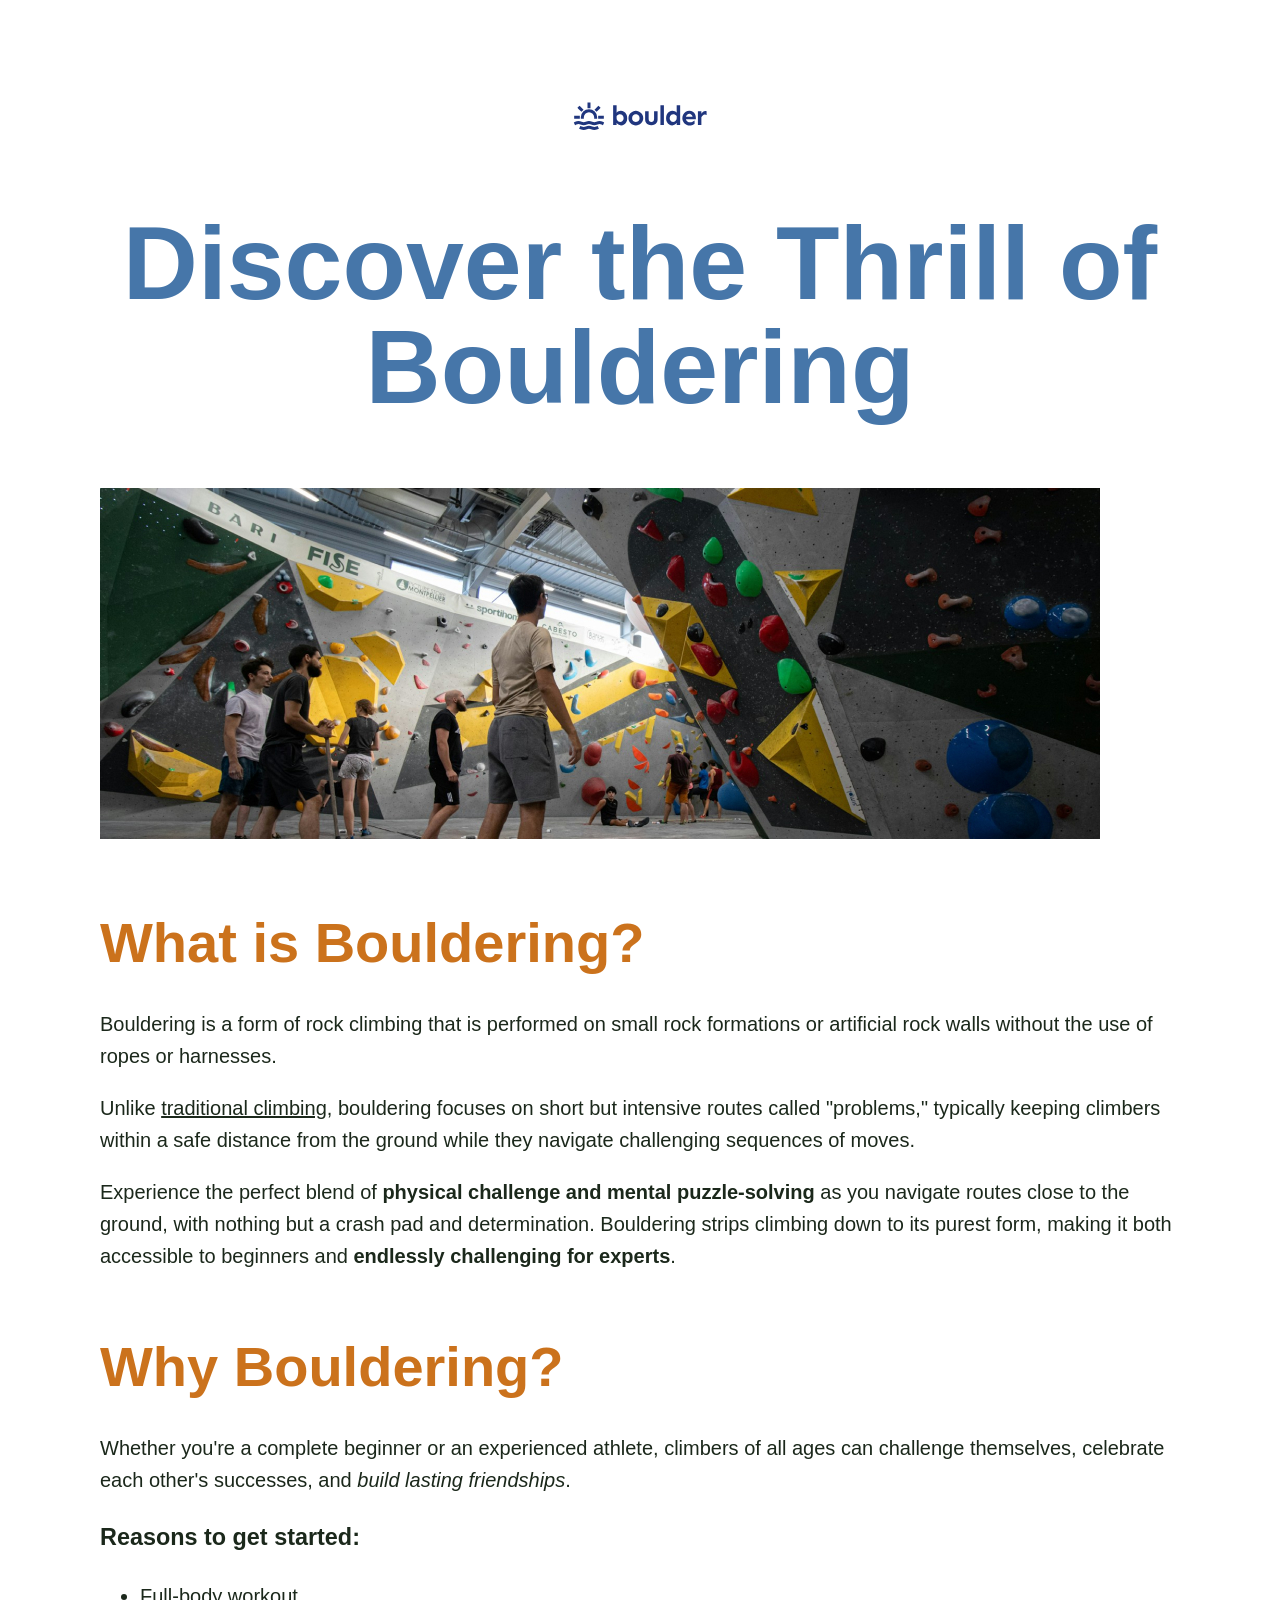
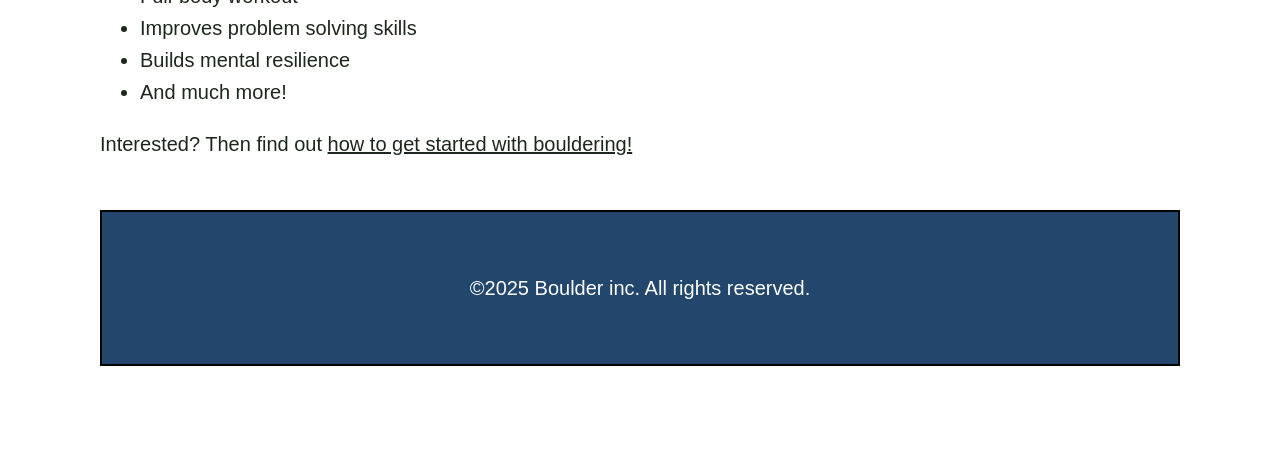
<file: index.html>
<!doctype html>
<html>
  <head>
    <title>Bouldering - HomePage</title>
    <link href="./css/style.css" rel="stylesheet" />
  </head>
  <body>
    <!-- I can only use one h1 element per html document -->
    <header>
      <img src="images/logo.svg" alt="logo" />
    </header>
    <main>
      <h1>Discover the Thrill of Bouldering</h1>

      <img src="./images/bouldering-gym.jpg" alt="Indoor bouldering gym" />
      <section>
        <h2>What is Bouldering?</h2>
        <p>
          Bouldering is a form of rock climbing that is performed on small rock
          formations or artificial rock walls without the use of ropes or
          harnesses.
        </p>
        <p>
          Unlike
          <a href="https://en.wikipedia.org/wiki/Traditional_climbing"
            >traditional climbing</a
          >, bouldering focuses on short but intensive routes called "problems,"
          typically keeping climbers within a safe distance from the ground
          while they navigate challenging sequences of moves.
        </p>
        <p>
          Experience the perfect blend of
          <strong>physical challenge and mental puzzle-solving</strong> as you
          navigate routes close to the ground, with nothing but a crash pad and
          determination. Bouldering strips climbing down to its purest form,
          making it both accessible to beginners and
          <strong>endlessly challenging for experts</strong>.
        </p>
      </section>

      <section>
        <h2>Why Bouldering?</h2>
        <p>
          Whether you're a complete beginner or an experienced athlete, climbers
          of all ages can challenge themselves, celebrate each other's
          successes, and <em>build lasting friendships</em>.
        </p>

        <h3>Reasons to get started:</h3>
        <ul>
          <li>Full-body workout</li>
          <li>Improves problem solving skills</li>
          <li>Builds mental resilience</li>
          <li>And much more!</li>
        </ul>
        <p>
          Interested? Then find out
          <a href="getting-started.html">how to get started with bouldering!</a>
        </p>
      </section>
    </main>
    <footer>
      <p>©2025 Boulder inc. All rights reserved.</p>
    </footer>
  </body>
</html>
</file>
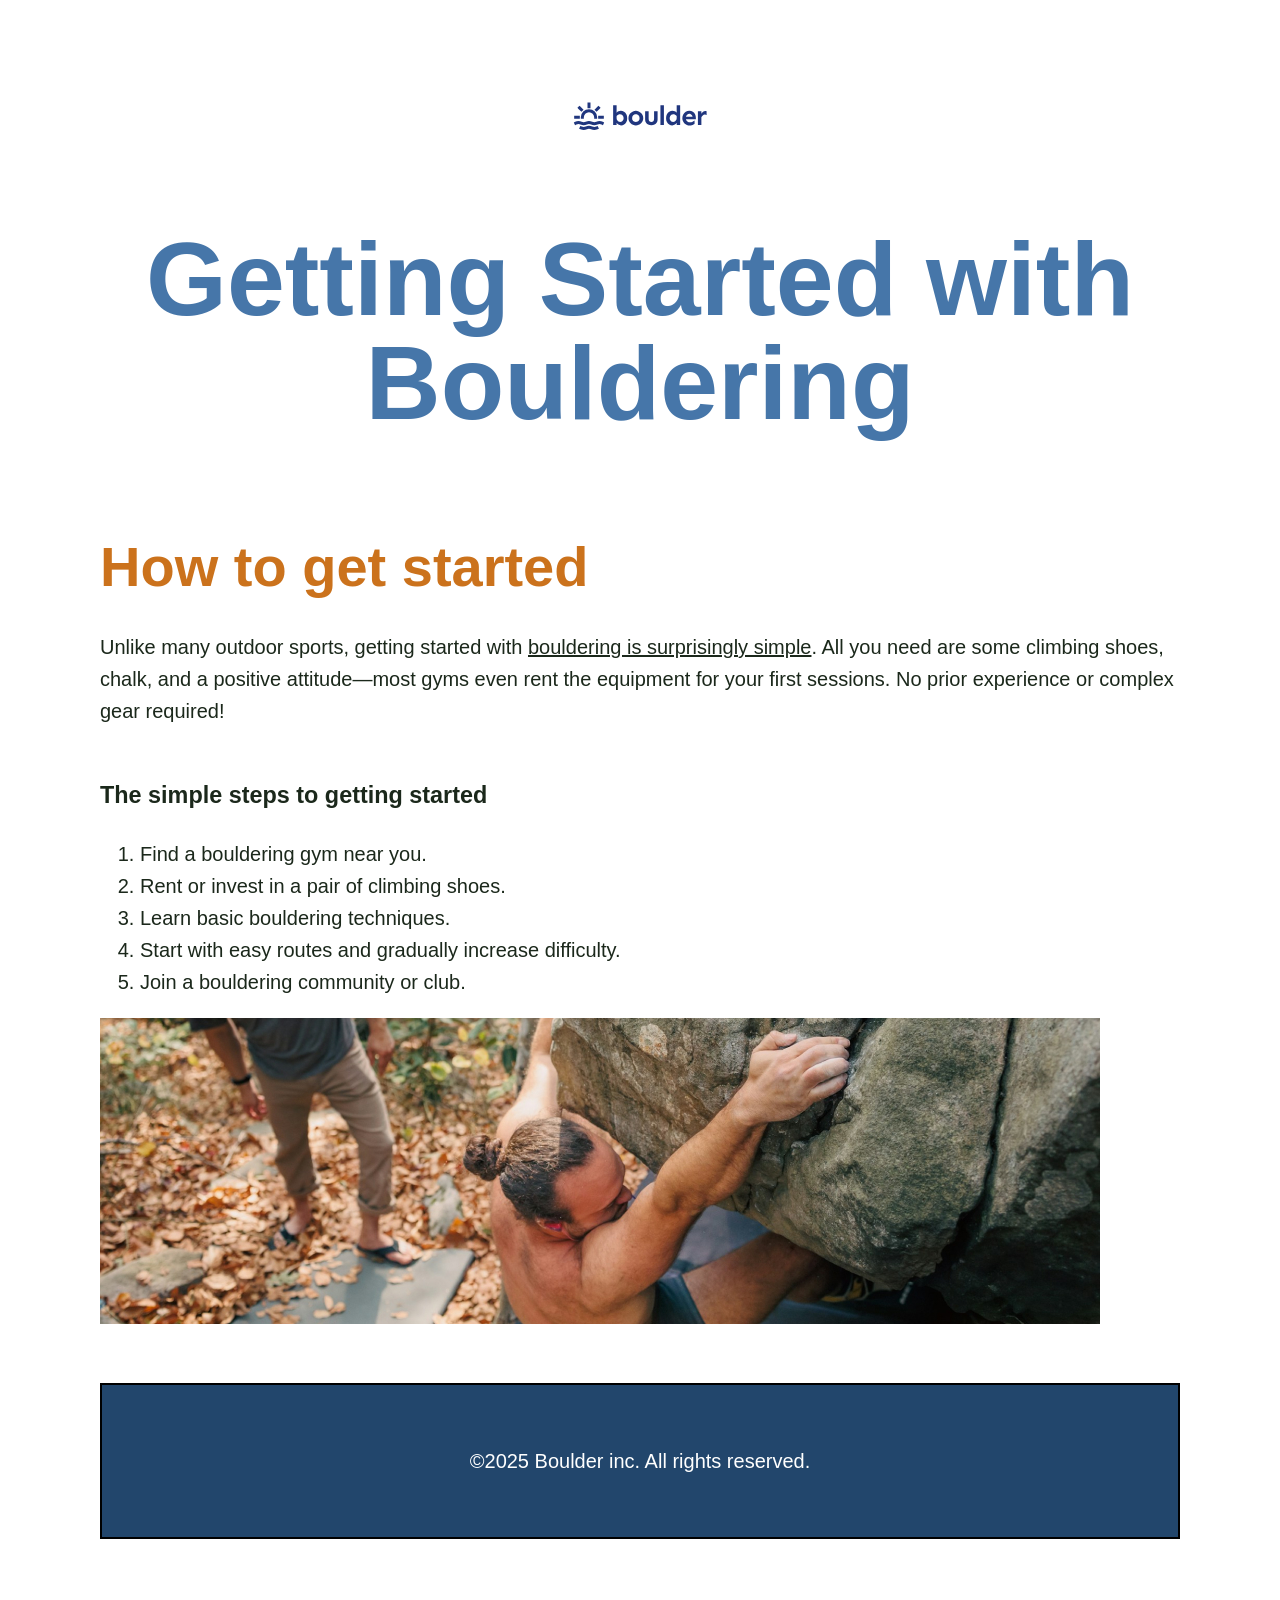
<file: getting-started.html>
<!doctype html>
<html>
  <head>
    <title>Getting started</title>
    <link href="css/style.css" rel="stylesheet" />
  </head>
  <body>
    <header>
      <img src="images/logo.svg" alt="logo" />
    </header>
    <main>
      <section>
        <h1>Getting Started with Bouldering</h1>

        <h2>How to get started</h2>
        <p>
          Unlike many outdoor sports, getting started with
          <a href="index.html">bouldering is surprisingly simple</a>. All you
          need are some climbing shoes, chalk, and a positive attitude—most gyms
          even rent the equipment for your first sessions. No prior experience
          or complex gear required!
        </p>
      </section>

      <section>
        <h3>The simple steps to getting started</h3>
        <ol>
          <li>Find a bouldering gym near you.</li>
          <li>Rent or invest in a pair of climbing shoes.</li>
          <li>Learn basic bouldering techniques.</li>
          <li>Start with easy routes and gradually increase difficulty.</li>
          <li>Join a bouldering community or club.</li>
        </ol>
        <img
          src="images/getting-started-outdoors.jpg"
          alt="Man climbing over a rock outdoors."
        />
      </section>
    </main>
    <footer><p>©2025 Boulder inc. All rights reserved.</p></footer>
  </body>
</html>
</file>
<file: css/style.css>
* {
  box-sizing: border-box;
}

body {
  font-family: Arial, Helvetica, sans-serif;
  color: #1b281b;
  font-size: 1.25rem;
  line-height: 1.6;
  margin: 100px;
}

h1 {
  color: #4676a9;
  text-align: center;
  font-size: 6.5rem;
  line-height: 1;
  padding-inline: 10px;
}

section {
  margin-block: 50px;
}

header {
  text-align: center;
}

h2 {
  color: #cb721c;
  font-size: 3.5rem;
  margin-block: 20px;
}

a {
  color: inherit;
}

footer {
  text-align: center;
  padding: 40px;
  background-color: #22466c;
  color: #ffffff;
  border-color: black;
  border-width: 2px;
  border-style: solid;
}
</file>
